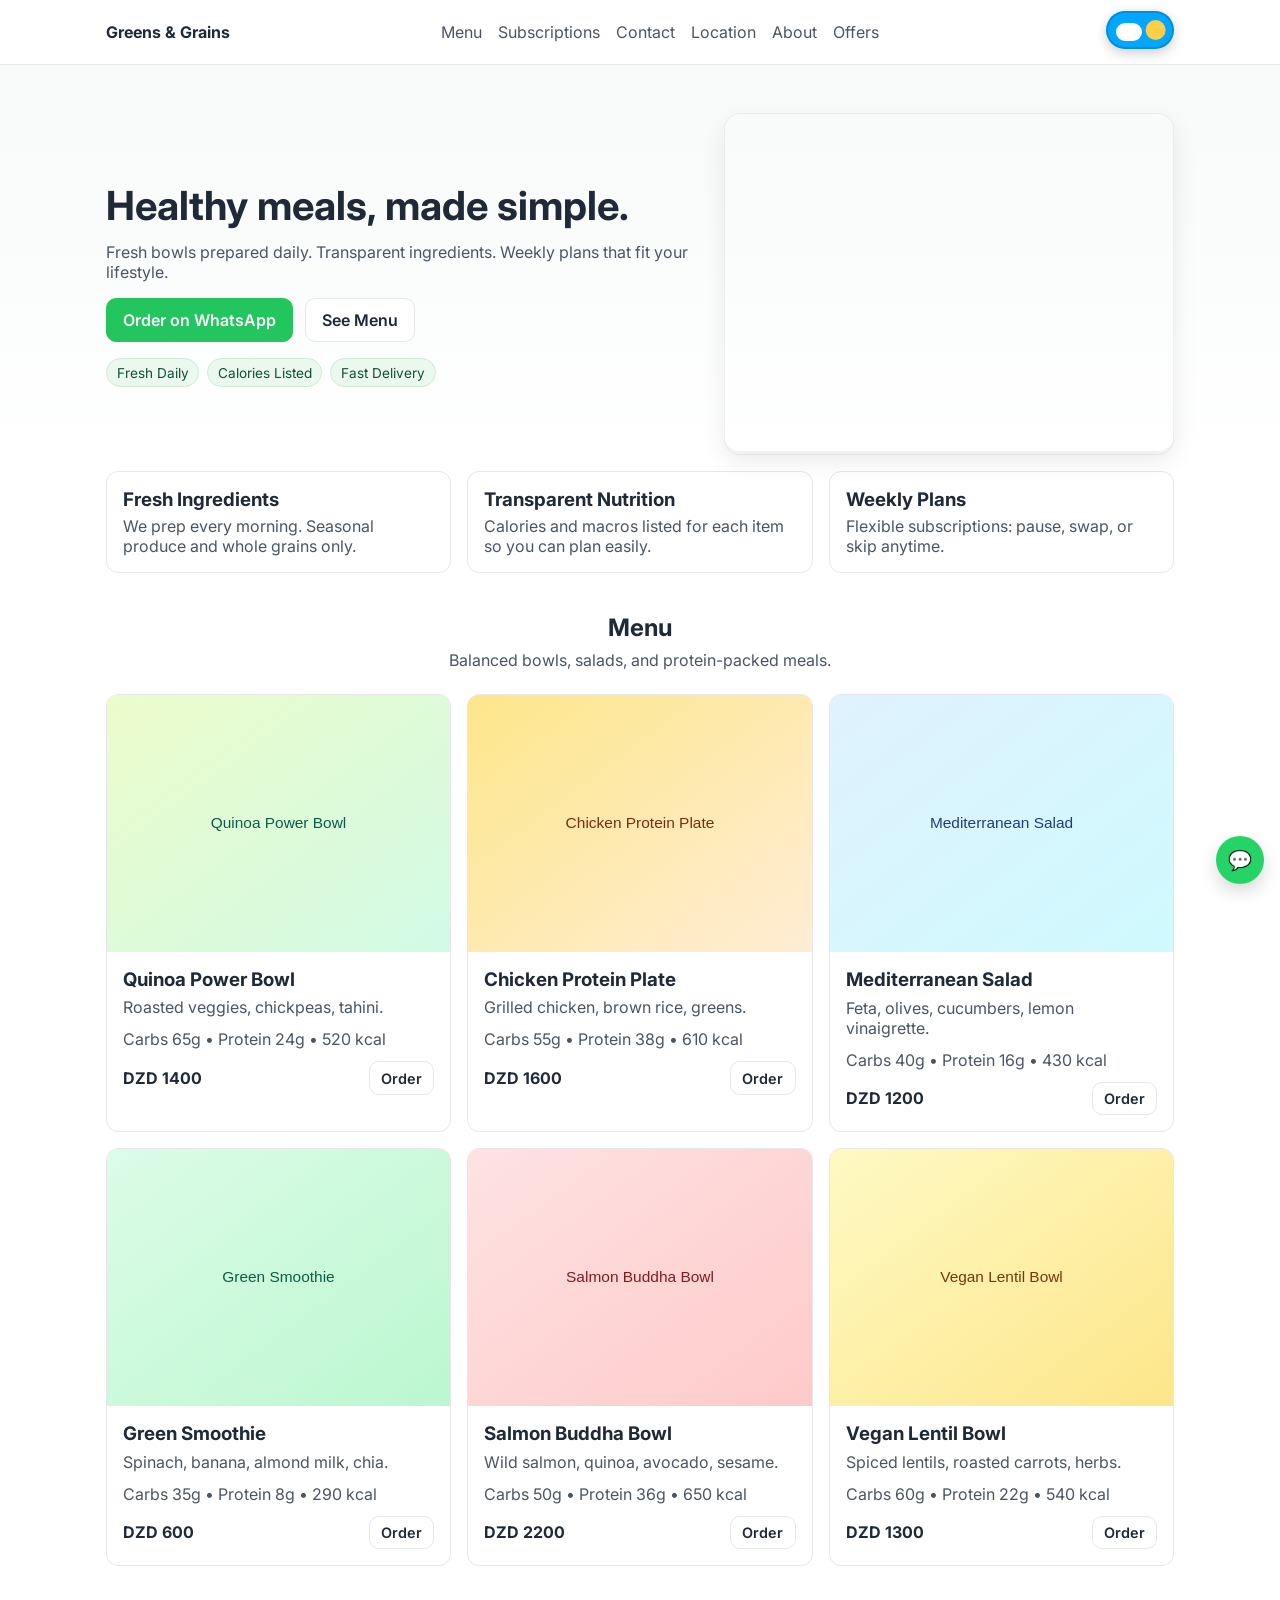
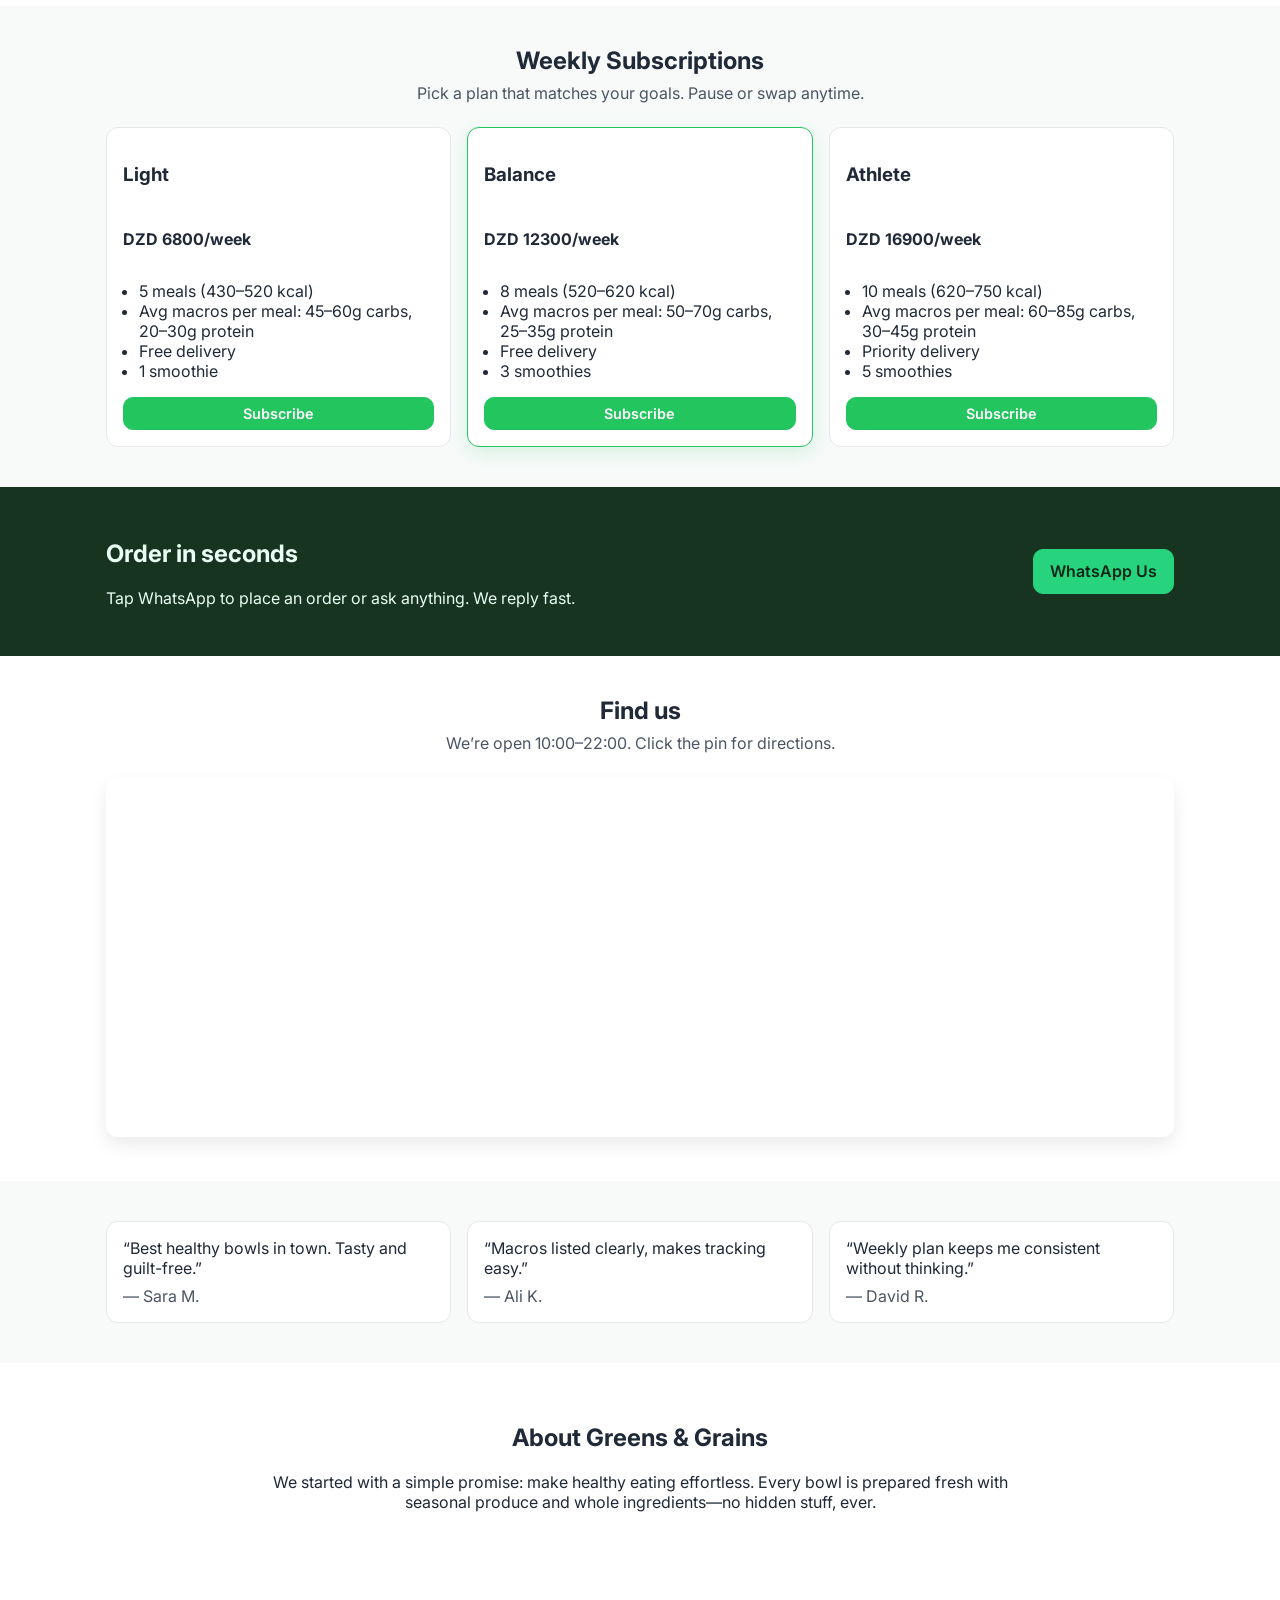
<file: index.html>
<!doctype html>
<html lang="en">
    <head>
      <meta charset="UTF-8" />
      <meta name="viewport" content="width=device-width, initial-scale=1" />
      <title>Greens & Grains — Healthy Meals</title>
      <meta name="description" content="Healthy meals, made simple. Fresh bowls, transparent ingredients, weekly plans, fast delivery." />
    <link rel="preconnect" href="https://fonts.googleapis.com">
    <link rel="preconnect" href="https://fonts.gstatic.com" crossorigin>
    <link href="https://fonts.googleapis.com/css2?family=Inter:wght@400;600;700&display=swap" rel="stylesheet">
    <link rel="preload" as="image" href="https://commons.wikimedia.org/wiki/Special:FilePath/Greek%20Salad%20from%20Thessaloniki.jpg" />
    <link rel="stylesheet" href="styles.css" />
    </head>
  <body>
    <header class="site-header">
      <div class="container header-inner">
        <a href="#hero" class="brand">Greens & Grains</a>
        <button class="nav-toggle" aria-label="Toggle navigation">☰</button>
        <nav class="nav" id="nav">
          <a href="#menu">Menu</a>
          <a href="#subscriptions">Subscriptions</a>
          <a href="#contact">Contact</a>
          <a href="#map">Location</a>
          <a href="#about">About</a>
          <a href="#offers">Offers</a>
        </nav>
        <div class="theme-toggle" title="Dark mode">
          <label class="switch">
            <input checked="true" id="checkbox" type="checkbox" />
            <span class="slider">
              <div class="star star_1"></div>
              <div class="star star_2"></div>
              <div class="star star_3"></div>
              <svg viewBox="0 0 16 16" class="cloud_1 cloud">
                <path
                  transform="matrix(.77976 0 0 .78395-299.99-418.63)"
                  fill="#fff"
                  d="m391.84 540.91c-.421-.329-.949-.524-1.523-.524-1.351 0-2.451 1.084-2.485 2.435-1.395.526-2.388 1.88-2.388 3.466 0 1.874 1.385 3.423 3.182 3.667v.034h12.73v-.006c1.775-.104 3.182-1.584 3.182-3.395 0-1.747-1.309-3.186-2.994-3.379.007-.106.011-.214.011-.322 0-2.707-2.271-4.901-5.072-4.901-2.073 0-3.856 1.202-4.643 2.925"
                ></path>
              </svg>
            </span>
          </label>
        </div>
      </div>
    </header>

    <main>
      <section id="hero" class="hero">
        <div class="container hero-inner">
          <div class="hero-text">
            <h1>Healthy meals, made simple.</h1>
            <p>Fresh bowls prepared daily. Transparent ingredients. Weekly plans that fit your lifestyle.</p>
            <div class="hero-actions">
              <a class="btn btn-primary" id="orderWhatsApp" href="#">Order on WhatsApp</a>
              <a class="btn btn-outline" href="#menu">See Menu</a>
            </div>
            <div class="hero-badges">
              <span>Fresh Daily</span>
              <span>Calories Listed</span>
              <span>Fast Delivery</span>
            </div>
          </div>
          <div class="hero-media">
            <img 
              src="https://commons.wikimedia.org/wiki/Special:FilePath/Greek%20Salad%20from%20Thessaloniki.jpg"
              loading="eager"
              fetchpriority="high"
              decoding="async"
              referrerpolicy="no-referrer"
              alt="Salad"
              onerror="this.onerror=null; this.src='[data-uri]'"
            />
          </div>
        </div>
      </section>

      <section class="features">
        <div class="container grid-3">
          <div class="feature-card">
            <h3>Fresh Ingredients</h3>
            <p>We prep every morning. Seasonal produce and whole grains only.</p>
          </div>
          <div class="feature-card">
            <h3>Transparent Nutrition</h3>
            <p>Calories and macros listed for each item so you can plan easily.</p>
          </div>
          <div class="feature-card">
            <h3>Weekly Plans</h3>
            <p>Flexible subscriptions: pause, swap, or skip anytime.</p>
          </div>
        </div>
      </section>

      <section id="menu" class="section">
        <div class="container">
          <div class="section-head">
            <h2>Menu</h2>
            <p>Balanced bowls, salads, and protein-packed meals.</p>
          </div>
          <div class="grid-3 menu-grid">
            <article class="card">
              <img 
                src="https://commons.wikimedia.org/wiki/Special:FilePath/Food-salad-healthy-colorful_(24242433051).jpg"
                loading="lazy"
                decoding="async"
                referrerpolicy="no-referrer"
                onerror="this.onerror=null; this.src='assets/quinoa.svg'"
                alt="Quinoa Power Bowl"
              />
              <div class="card-body">
                <h3>Quinoa Power Bowl</h3>
                <p>Roasted veggies, chickpeas, tahini.</p>
                <p>Carbs 65g • Protein 24g • 520 kcal</p>
                <div class="card-footer">
                  <span class="price">DZD 1400</span>
        <a class="btn btn-sm" href="item.html?item=Quinoa%20Power%20Bowl" data-item="Quinoa Power Bowl">Order</a>
                </div>
              </div>
            </article>
            <article class="card">
              <img 
                src="https://commons.wikimedia.org/wiki/Special:FilePath/Chicken%20Fillet%20Salad.JPG"
                loading="lazy"
                decoding="async"
                referrerpolicy="no-referrer"
                onerror="this.onerror=null; this.src='assets/chicken.svg'"
                alt="Chicken Protein Plate"
              />
              <div class="card-body">
                <h3>Chicken Protein Plate</h3>
                <p>Grilled chicken, brown rice, greens.</p>
                <p>Carbs 55g • Protein 38g • 610 kcal</p>
                <div class="card-footer">
                  <span class="price">DZD 1600</span>
        <a class="btn btn-sm" href="item.html?item=Chicken%20Protein%20Plate" data-item="Chicken Protein Plate">Order</a>
                </div>
              </div>
            </article>
            <article class="card">
              <img 
                src="https://commons.wikimedia.org/wiki/Special:FilePath/GreekSalad2.JPG"
                loading="lazy"
                decoding="async"
                referrerpolicy="no-referrer"
                onerror="this.onerror=null; this.src='assets/mediterranean.svg'"
                alt="Mediterranean Salad"
              />
              <div class="card-body">
                <h3>Mediterranean Salad</h3>
                <p>Feta, olives, cucumbers, lemon vinaigrette.</p>
                <p>Carbs 40g • Protein 16g • 430 kcal</p>
                <div class="card-footer">
                  <span class="price">DZD 1200</span>
        <a class="btn btn-sm" href="item.html?item=Mediterranean%20Salad" data-item="Mediterranean Salad">Order</a>
                </div>
              </div>
            </article>
            <article class="card">
              <img 
                src="https://commons.wikimedia.org/wiki/Special:FilePath/Pr%C3%A9paration%20de%20green%20smoothie%20crudivore%20v%C3%A9g%C3%A9tal%20avec%20bol%20mixeur%20et%20pissenlis.jpg"
                loading="lazy"
                decoding="async"
                referrerpolicy="no-referrer"
                onerror="this.onerror=null; this.src='assets/smoothie.svg'"
                alt="Green Smoothie"
              />
              <div class="card-body">
                <h3>Green Smoothie</h3>
                <p>Spinach, banana, almond milk, chia.</p>
                <p>Carbs 35g • Protein 8g • 290 kcal</p>
                <div class="card-footer">
                  <span class="price">DZD 600</span>
        <a class="btn btn-sm" href="item.html?item=Green%20Smoothie" data-item="Green Smoothie">Order</a>
                </div>
              </div>
            </article>
            <article class="card">
              <img 
                src="https://commons.wikimedia.org/wiki/Special:FilePath/Salmon%20salad.jpeg"
                loading="lazy"
                decoding="async"
                referrerpolicy="no-referrer"
                onerror="this.onerror=null; this.src='assets/salmon.svg'"
                alt="Salmon Buddha Bowl"
              />
              <div class="card-body">
                <h3>Salmon Buddha Bowl</h3>
                <p>Wild salmon, quinoa, avocado, sesame.</p>
                <p>Carbs 50g • Protein 36g • 650 kcal</p>
                <div class="card-footer">
                  <span class="price">DZD 2200</span>
        <a class="btn btn-sm" href="item.html?item=Salmon%20Buddha%20Bowl" data-item="Salmon Buddha Bowl">Order</a>
                </div>
              </div>
            </article>
            <article class="card">
              <img 
                src="https://commons.wikimedia.org/wiki/Special:FilePath/Healthy%20Lentil%20Salad%20(Unsplash).jpg"
                loading="lazy"
                decoding="async"
                referrerpolicy="no-referrer"
                onerror="this.onerror=null; this.src='assets/lentil.svg'"
                alt="Vegan Lentil Bowl"
              />
              <div class="card-body">
                <h3>Vegan Lentil Bowl</h3>
                <p>Spiced lentils, roasted carrots, herbs.</p>
                <p>Carbs 60g • Protein 22g • 540 kcal</p>
                <div class="card-footer">
                  <span class="price">DZD 1300</span>
        <a class="btn btn-sm" href="item.html?item=Vegan%20Lentil%20Bowl" data-item="Vegan Lentil Bowl">Order</a>
                </div>
              </div>
            </article>
          </div>
        </div>
      </section>

      <section id="subscriptions" class="section alt">
        <div class="container">
          <div class="section-head">
            <h2>Weekly Subscriptions</h2>
            <p>Pick a plan that matches your goals. Pause or swap anytime.</p>
          </div>
          <div class="grid-3 plans">
            <div class="plan">
              <h3>Light</h3>
              <p class="price">DZD 6800/week</p>
              <ul>
                <li>5 meals (430–520 kcal)</li>
                <li>Avg macros per meal: 45–60g carbs, 20–30g protein</li>
                <li>Free delivery</li>
                <li>1 smoothie</li>
              </ul>
              <a class="btn btn-primary btn-sm" href="#" data-plan="Light">Subscribe</a>
            </div>
            <div class="plan plan-featured">
              <h3>Balance</h3>
              <p class="price">DZD 12300/week</p>
              <ul>
                <li>8 meals (520–620 kcal)</li>
                <li>Avg macros per meal: 50–70g carbs, 25–35g protein</li>
                <li>Free delivery</li>
                <li>3 smoothies</li>
              </ul>
              <a class="btn btn-primary btn-sm" href="#" data-plan="Balance">Subscribe</a>
            </div>
            <div class="plan">
              <h3>Athlete</h3>
              <p class="price">DZD 16900/week</p>
              <ul>
                <li>10 meals (620–750 kcal)</li>
                <li>Avg macros per meal: 60–85g carbs, 30–45g protein</li>
                <li>Priority delivery</li>
                <li>5 smoothies</li>
              </ul>
              <a class="btn btn-primary btn-sm" href="#" data-plan="Athlete">Subscribe</a>
            </div>
          </div>
        </div>
      </section>

      <section id="contact" class="cta">
        <div class="container cta-inner">
          <div>
            <h2>Order in seconds</h2>
            <p>Tap WhatsApp to place an order or ask anything. We reply fast.</p>
          </div>
          <a class="btn btn-primary" id="ctaWhatsApp" href="#">WhatsApp Us</a>
        </div>
      </section>

      <section id="map" class="section">
        <div class="container">
          <div class="section-head">
            <h2>Find us</h2>
            <p>We’re open 10:00–22:00. Click the pin for directions.</p>
          </div>
          <div class="map-embed">
            <iframe title="Map" src="https://www.google.com/maps?q=Constantine%2C%20Algeria&output=embed" loading="lazy" referrerpolicy="no-referrer-when-downgrade"></iframe>
          </div>
        </div>
      </section>

      <section class="section alt">
        <div class="container testimonials">
          <figure>
            <blockquote>“Best healthy bowls in town. Tasty and guilt-free.”</blockquote>
            <figcaption>— Sara M.</figcaption>
          </figure>
          <figure>
            <blockquote>“Macros listed clearly, makes tracking easy.”</blockquote>
            <figcaption>— Ali K.</figcaption>
          </figure>
          <figure>
            <blockquote>“Weekly plan keeps me consistent without thinking.”</blockquote>
            <figcaption>— David R.</figcaption>
          </figure>
        </div>
      </section>

      <section id="about" class="section">
        <div class="container about">
          <h2>About Greens & Grains</h2>
          <p>We started with a simple promise: make healthy eating effortless. Every bowl is prepared fresh with seasonal produce and whole ingredients—no hidden stuff, ever.</p>
        </div>
      </section>

      <section id="offers" class="section section-offers" aria-labelledby="offers-title">
      </section>
    </main>

    <a class="whatsapp-fab" id="whatsappFab" href="#" aria-label="WhatsApp order">💬</a>

    <script src="app.js"></script>
  </body>
</html>
</file>
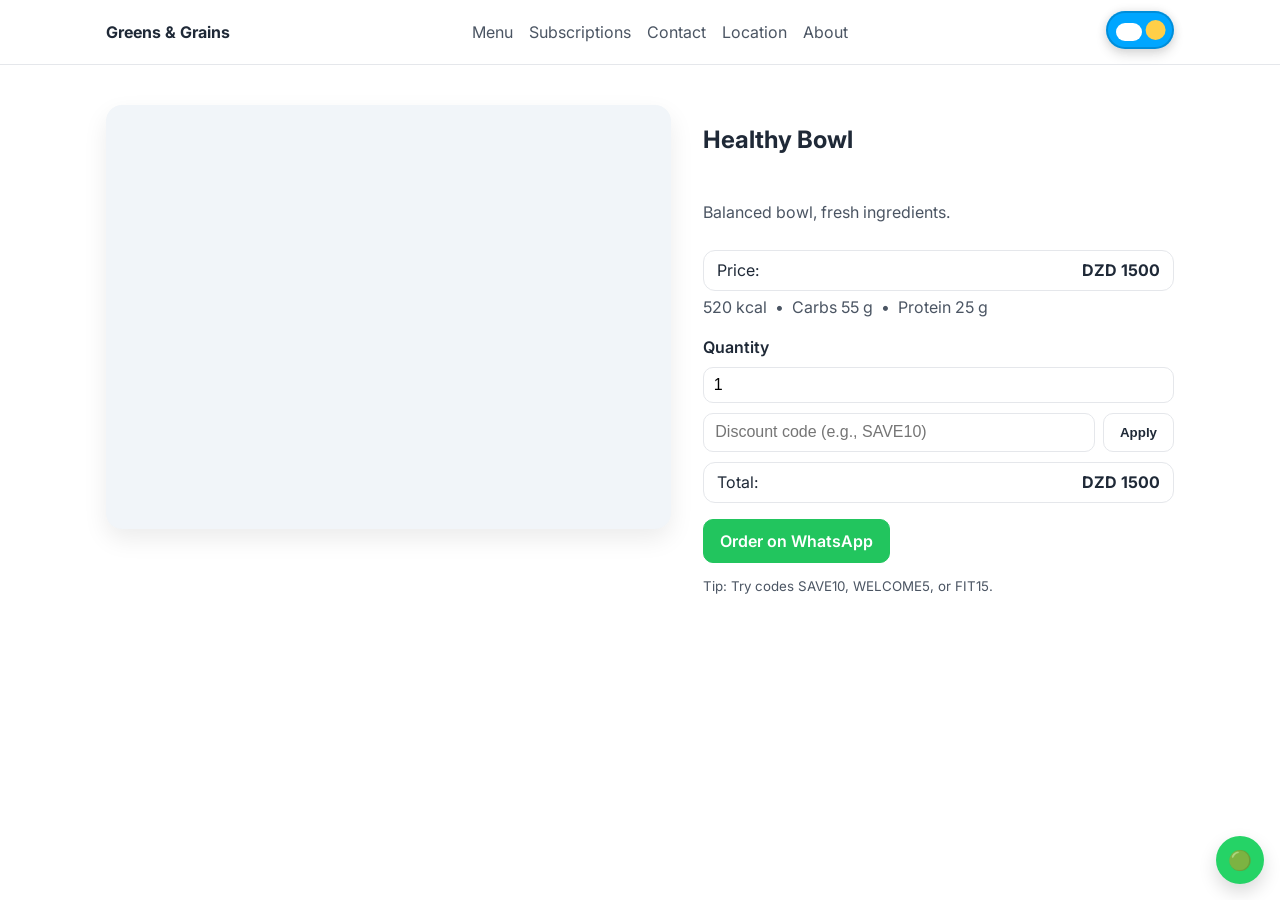
<file: item.html>
<!doctype html>
<html lang="en">
  <head>
    <meta charset="UTF-8" />
    <meta name="viewport" content="width=device-width, initial-scale=1" />
    <title>Item Details — Greens & Grains</title> 
    <meta name="description" content="Item details, nutrition, coupon, and WhatsApp order." />
    <link rel="preconnect" href="https://fonts.googleapis.com">
    <link rel="preconnect" href="https://fonts.gstatic.com" crossorigin>
    <link href="https://fonts.googleapis.com/css2?family=Inter:wght@400;600;700&display=swap" rel="stylesheet">
    <link rel="stylesheet" href="styles.css" />
  </head>
  <body>
    <header class="site-header">
      <div class="container header-inner">
        <a href="index.html#hero" class="brand">Greens & Grains</a>
        <button class="nav-toggle" aria-label="Toggle navigation">☰</button>
        <nav class="nav" id="nav">
          <a href="index.html#menu">Menu</a>
          <a href="index.html#subscriptions">Subscriptions</a>
          <a href="index.html#contact">Contact</a>
          <a href="index.html#map">Location</a>
          <a href="index.html#about">About</a>
        </nav>

        <div class="theme-toggle" title="Dark mode">
          <label class="switch">
            <input checked="true" id="checkbox" type="checkbox" />
            <span class="slider">
              <div class="star star_1"></div>
              <div class="star star_2"></div>
              <div class="star star_3"></div>
              <svg viewBox="0 0 16 16" class="cloud_1 cloud">
                <path
                  transform="matrix(.77976 0 0 .78395-299.99-418.63)"
                  fill="#fff"
                  d="m391.84 540.91c-.421-.329-.949-.524-1.523-.524-1.351 0-2.451 1.084-2.485 2.435-1.395.526-2.388 1.88-2.388 3.466 0 1.874 1.385 3.423 3.182 3.667v.034h12.73v-.006c1.775-.104 3.182-1.584 3.182-3.395 0-1.747-1.309-3.186-2.994-3.379.007-.106.011-.214.011-.322 0-2.707-2.271-4.901-5.072-4.901-2.073 0-3.856 1.202-4.643 2.925"
                ></path>
              </svg>
            </span>
          </label>
        </div>
      </div>
    </header>

    <main class="section">
      <div class="container item-layout">
        <div class="item-gallery">
          <img id="itemImage" src="[data-uri]" alt="Item image" />
        </div>
        <aside class="item-sidebar">
          <h1 id="itemTitle">Item</h1>
          <p id="itemDesc" class="muted">Delicious and balanced meal.</p>
          <div class="item-meta">
            <div class="price-row">
              <span>Price:</span>
              <strong id="itemPrice">DZD 0.00</strong>
            </div>
            <div class="nutrition">
              <span id="itemCalories">— kcal</span>
              <span id="itemCarbs">— carbs</span>
              <span id="itemProtein">— protein</span>
            </div>
          </div>

          <div class="controls">
            <label class="qty-label" for="qty">Quantity</label>
            <input id="qty" type="number" min="1" max="10" value="1" class="qty-input" />

            <div class="coupon-row">
              <input id="coupon" type="text" placeholder="Discount code (e.g., SAVE10)" />
              <button id="applyCoupon" class="btn btn-outline">Apply</button>
            </div>

            <div class="total-row">
              <span>Total:</span>
              <strong id="totalPrice">DZD 0.00</strong>
            </div>
          </div>

          <div class="actions">
            <a id="orderBtn" class="btn btn-primary" href="#">Order on WhatsApp</a>
          </div>

          <div class="fine-print muted">
            <small>Tip: Try codes SAVE10, WELCOME5, or FIT15.</small>
          </div>
        </aside>
      </div>
    </main>

    <script src="app.js"></script>
    <a id="whatsappFab" class="whatsapp-fab" href="#" aria-label="WhatsApp">🟢</a>
  </body>
</html>
</file>
<file: styles.css>
:root {
  --bg: #ffffff;
  --text: #1f2937;
  --muted: #4b5563;
  --brand: #22c55e;
  --brand-dark: #16a34a;
  --surface: #f7faf9;
  --border: #e5e7eb;
}

* { box-sizing: border-box }
html, body { height: 100% }
body {
  margin: 0;
  font-family: Inter, system-ui, -apple-system, Segoe UI, Roboto, Arial, sans-serif;
  color: var(--text);
  background: var(--bg);
}

.container { max-width: 1100px; margin: 0 auto; padding: 0 1rem }

.site-header { position: sticky; top: 0; background: rgba(255,255,255,0.85); backdrop-filter: blur(6px); border-bottom: 1px solid var(--border); z-index: 20 }
.header-inner { display: flex; align-items: center; justify-content: space-between; height: 64px }
.brand { font-weight: 700; color: var(--text); text-decoration: none }
.nav { display: flex; gap: 1rem }
.nav a { color: var(--muted); text-decoration: none }
.nav a:hover { color: var(--text) }
.nav-toggle { display: none; font-size: 1.25rem; background: none; border: 1px solid var(--border); border-radius: 8px; padding: .4rem .6rem }

.hero { padding: 3rem 0 1rem; background: linear-gradient(180deg, var(--surface), #fff) }
.hero-inner { display: grid; grid-template-columns: 1.3fr 1fr; gap: 2rem; align-items: center }
.hero-text h1 { font-size: 2.5rem; margin: 0 0 .75rem }
.hero-text p { color: var(--muted); margin: 0 0 1rem }
.hero-actions { display: flex; gap: .75rem; margin-bottom: 1rem }
.hero-badges { display: flex; gap: .5rem; flex-wrap: wrap }
.hero-badges span { background: #eaf8ef; color: #0f5132; border: 1px solid #ccebd6; padding: .35rem .6rem; border-radius: 999px; font-size: .85rem }
.hero-media img { width: 100%; height: auto; aspect-ratio: 4 / 3; object-fit: cover; border-radius: 16px; box-shadow: 0 10px 24px rgba(0,0,0,0.08) }
.hero-media { position: relative }
.hero-media::after { content: ""; position: absolute; inset: 0; border-radius: 16px; pointer-events: none; box-shadow: inset 0 0 0 1px rgba(0,0,0,0.06) }

.btn { display: inline-flex; align-items: center; justify-content: center; text-decoration: none; border-radius: 10px; padding: .7rem 1rem; font-weight: 600; border: 1px solid var(--border); color: var(--text) }
.btn-primary { background: var(--brand); color: #fff; border-color: var(--brand) }
.btn-primary:hover { background: var(--brand-dark); border-color: var(--brand-dark) }
.btn-outline { background: #fff }
.btn-sm { padding: .45rem .7rem; font-size: .9rem }

.section { padding: 2.5rem 0 }
.section.alt { background: var(--surface) }
.section-head { text-align: center; margin-bottom: 1.5rem }
.section-head h2 { margin: 0 0 .5rem }
.section-head p { margin: 0; color: var(--muted) }

.grid-3 { display: grid; grid-template-columns: repeat(3, 1fr); gap: 1rem }

.card { background: #fff; border: 1px solid var(--border); border-radius: 12px; overflow: hidden; display: flex; flex-direction: column }
.card img { width: 100%; aspect-ratio: 4 / 3; height: auto; object-fit: cover; background: #f1f5f9 }
.card-body { padding: 1rem }
.card-body h3 { margin: 0 0 .4rem }
.card-body p { margin: 0 0 .75rem; color: var(--muted) }
.card-footer { display: flex; align-items: center; justify-content: space-between }
.price { font-weight: 700 }

.feature-card { background: #fff; border: 1px solid var(--border); border-radius: 12px; padding: 1rem }
.feature-card h3 { margin: 0 0 .3rem }
.feature-card p { margin: 0; color: var(--muted) }

.plans { align-items: stretch }
.plan { background: #fff; border: 1px solid var(--border); border-radius: 12px; padding: 1rem; display: flex; flex-direction: column; gap: .5rem }
.plan ul { padding-left: 1rem; margin: .5rem 0 }
.plan-featured { border-color: var(--brand); box-shadow: 0 6px 18px rgba(34, 197, 94, 0.15) }

.cta { background: #163420; color: #eafff3; padding: 2rem 0 }
.cta-inner { display: flex; align-items: center; justify-content: space-between; gap: 1rem }
.cta .btn-primary { background: #27d47d; border-color: #27d47d; color: #0a2618 }


.map-embed iframe { width: 100%; height: 360px; border: 0; border-radius: 12px; box-shadow: 0 8px 18px rgba(0,0,0,.08) }


.testimonials { display: grid; grid-template-columns: repeat(3, 1fr); gap: 1rem }
.testimonials figure { background: #fff; border: 1px solid var(--border); border-radius: 12px; padding: 1rem; margin: 0 }
.testimonials blockquote { margin: 0 0 .5rem }
.testimonials figcaption { color: var(--muted) }

.about { max-width: 800px; text-align: center }

.whatsapp-fab { position: fixed; right: 16px; bottom: 16px; width: 48px; height: 48px; display: grid; place-items: center; border-radius: 999px; background: #25D366; color: #0e4128; text-decoration: none; font-size: 1.2rem; box-shadow: 0 8px 18px rgba(0,0,0,.15); z-index: 30 }
.whatsapp-fab:hover { filter: brightness(1.05) }

@media (max-width: 900px) {
  .hero-inner { grid-template-columns: 1fr; }
}

@media (max-width: 720px) {
  .grid-3, .testimonials { grid-template-columns: 1fr; }
  .nav-toggle { display: inline-block }
  .nav { display: none }
  .nav.open { display: flex; flex-direction: column; gap: .5rem; background: #fff; border: 1px solid var(--border); padding: .5rem; position: absolute; right: 1rem; top: 64px; border-radius: 12px }
  .cta-inner { flex-direction: column; align-items: flex-start }
}

.item-layout { display: grid; grid-template-columns: 1.2fr 1fr; gap: 2rem; align-items: start }
.item-gallery img { width: 100%; height: auto; aspect-ratio: 4 / 3; object-fit: cover; border-radius: 16px; box-shadow: 0 10px 24px rgba(0,0,0,0.08); background: #f1f5f9 }
.item-sidebar { display: flex; flex-direction: column; gap: .75rem }
.item-meta { display: flex; flex-direction: column; gap: .4rem }
.price-row, .total-row { display: flex; align-items: center; justify-content: space-between; background: #fff; border: 1px solid var(--border); border-radius: 12px; padding: .6rem .8rem }
.nutrition { color: var(--muted) }
.nutrition span:not(:first-child)::before { content: " • "; margin: 0 .25rem; color: var(--muted) }
.controls { display: flex; flex-direction: column; gap: .6rem; margin-top: .5rem }
.qty-label { font-weight: 600 }
.qty-input { width: 100%; border: 1px solid var(--border); border-radius: 10px; padding: .5rem .6rem; font-size: 1rem }
.coupon-row { display: flex; gap: .5rem }
#coupon { flex: 1; border: 1px solid var(--border); border-radius: 10px; padding: .55rem .7rem; font-size: 1rem }
.actions { margin-top: .25rem }
.muted { color: var(--muted) }

.section-offers .offers-grid { display: grid; grid-template-columns: repeat(3, 1fr); gap: 1rem }
.offer-item { display: block }
.offer-item img { width: 100%; height: 200px; object-fit: cover; border-radius: 12px; border: 1px solid var(--border); box-shadow: 0 6px 16px rgba(0,0,0,.08) }

@media (max-width: 900px) {
  .section-offers .offers-grid { grid-template-columns: repeat(2, 1fr) }
}
@media (max-width: 600px) {
  .section-offers .offers-grid { grid-template-columns: 1fr }
}

@media (max-width: 900px) {
  .item-layout { grid-template-columns: 1fr }
}

.theme-toggle { margin-left: 1rem }
.switch { position: relative; display: inline-block; width: 74px; height: 40px }
.switch input { display: none }
.slider { position: absolute; cursor: pointer; inset: 0; border-radius: 999px; box-shadow: 0 0 0 2px rgba(0,0,0,.15) inset, 0 6px 12px rgba(0,0,0,.12) }

.slider .icon-day, .slider .icon-night { position: absolute; inset: 0; pointer-events: none; transition: opacity .25s ease }
.slider .icon-day { opacity: 1 }
.slider .icon-night { opacity: 0 }

.slider { background: #0ea5e9 }
.slider .sun { position: absolute; width: 18px; height: 18px; right: 14px; top: 10px; background: #facc15; border-radius: 50%; box-shadow: 0 2px 8px rgba(0,0,0,.18) }
.slider .cloud { position: absolute; left: 10px; bottom: 8px; width: 26px; height: 18px; background: #fff; border-radius: 18px }
.slider .cloud::before { content: ""; position: absolute; left: -6px; top: -8px; width: 18px; height: 18px; background: #fff; border-radius: 50% }
.slider .cloud::after { content: ""; position: absolute; left: 10px; top: -6px; width: 14px; height: 14px; background: #fff; border-radius: 50% }

.switch input:checked + .slider { background: #2b2d31 }
.switch input:checked + .slider .icon-day { opacity: 0 }
.switch input:checked + .slider .icon-night { opacity: 1 }
.slider .moon { position: absolute; left: 12px; top: 10px; width: 18px; height: 18px; background: #fff; border-radius: 50% }
.slider .moon::before { content: ""; position: absolute; left: 6px; top: 0; width: 18px; height: 18px; background: #2b2d31; border-radius: 50% }
.slider .star { position: absolute; width: 6px; height: 6px; background: #fff; border-radius: 50%; box-shadow: 0 1px 3px rgba(0,0,0,.2) }
.slider .star.s1 { right: 24px; top: 10px }
.slider .star.s2 { right: 16px; top: 18px }
.slider .star.s3 { right: 32px; top: 22px }

[data-theme="dark"] {
  --bg: #0b1220;
  --text: #e5e7eb;
  --muted: #9ca3af;
  --surface: #0f172a;
  --border: #1f2937;
}

[data-theme="dark"] .site-header { background: rgba(17,24,39,0.85) }
[data-theme="dark"] .hero { background: linear-gradient(180deg, var(--surface), var(--bg)) }
[data-theme="dark"] .site-footer { background: var(--surface) }
[data-theme="dark"] .card,
[data-theme="dark"] .feature-card,
[data-theme="dark"] .plan,
[data-theme="dark"] .testimonials figure,
[data-theme="dark"] .price-row,
[data-theme="dark"] .total-row { background: var(--surface) }
[data-theme="dark"] .card img { background: #0b1220 }
[data-theme="dark"] .btn-outline { background: transparent }
[data-theme="dark"] .hero-badges span {
  background: #111;
  color: var(--text);
  border-color: var(--border);
}
[data-theme="dark"] .nav.open { background: #111; border-color: var(--border) }

[data-theme="dark"] input,
[data-theme="dark"] textarea,
[data-theme="dark"] select {
  background: #111;
  color: var(--text);
  border-color: var(--border);
}

[data-theme="dark"] .qty-input,
[data-theme="dark"] #coupon {
  background: #111;
  color: var(--text);
  border-color: var(--border);
}

[data-theme="dark"] #coupon::placeholder,
[data-theme="dark"] input::placeholder,
[data-theme="dark"] textarea::placeholder {
  color: #9ca3af;
}

[data-theme="dark"] .qty-input:focus,
[data-theme="dark"] #coupon:focus,
[data-theme="dark"] input:focus,
[data-theme="dark"] textarea:focus,
[data-theme="dark"] select:focus {
  outline: none;
  box-shadow: 0 0 0 2px rgba(255,255,255,.08);
}

.switch {
  font-size: 17px;
  position: relative;
  display: inline-block;
  width: 4em;
  height: 2.2em;
  border-radius: 30px;
  box-shadow: 0 0 10px rgba(0, 0, 0, 0.1);
}

.switch input {
  opacity: 0;
  width: 0;
  height: 0;
}

.slider {
  position: absolute;
  cursor: pointer;
  top: 0;
  left: 0;
  right: 0;
  bottom: 0;
  background-color: #2a2a2a;
  transition: 0.4s;
  border-radius: 30px;
  overflow: hidden;
}

.slider:before {
  position: absolute;
  content: "";
  height: 1.2em;
  width: 1.2em;
  border-radius: 20px;
  left: 0.5em;
  bottom: 0.5em;
  transition: 0.4s;
  transition-timing-function: cubic-bezier(0.81, -0.04, 0.38, 1.5);
  box-shadow: inset 8px -4px 0px 0px #fff;
}

.switch input:checked + .slider {
  background-color: #00a6ff;
}

.switch input:checked + .slider:before {
  transform: translateX(1.8em);
  box-shadow: inset 15px -4px 0px 15px #ffcf48;
}

.star {
  background-color: #fff;
  border-radius: 50%;
  position: absolute;
  width: 5px;
  transition: all 0.4s;
  height: 5px;
}

.star_1 { left: 2.5em; top: 0.5em; }
.star_2 { left: 2.2em; top: 1.2em; }
.star_3 { left: 3em; top: 0.9em; }

.switch input:checked ~ .slider .star {
  opacity: 0;
}

.cloud {
  width: 3.5em;
  position: absolute;
  bottom: -1.4em;
  left: -1.1em;
  opacity: 0;
  transition: all 0.4s;
}

.switch input:checked ~ .slider .cloud {
  opacity: 1;
}
</file>
